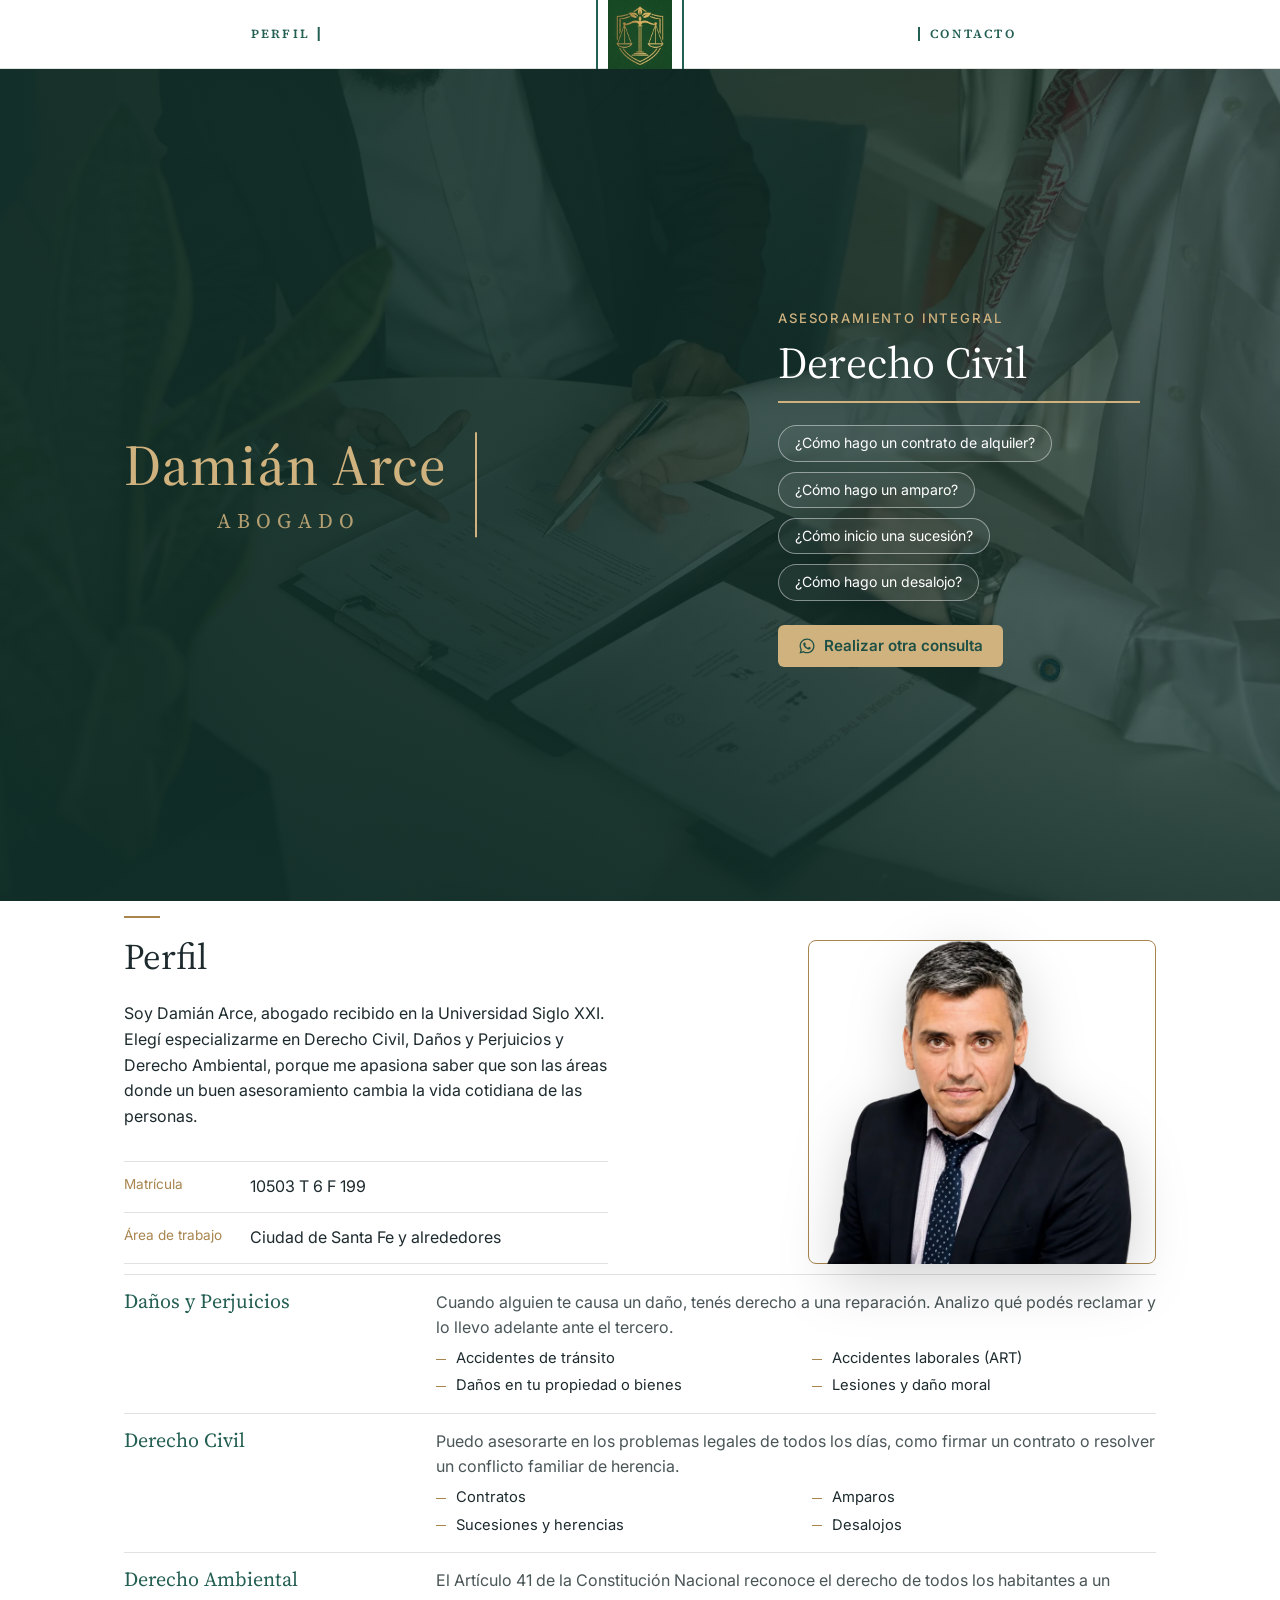
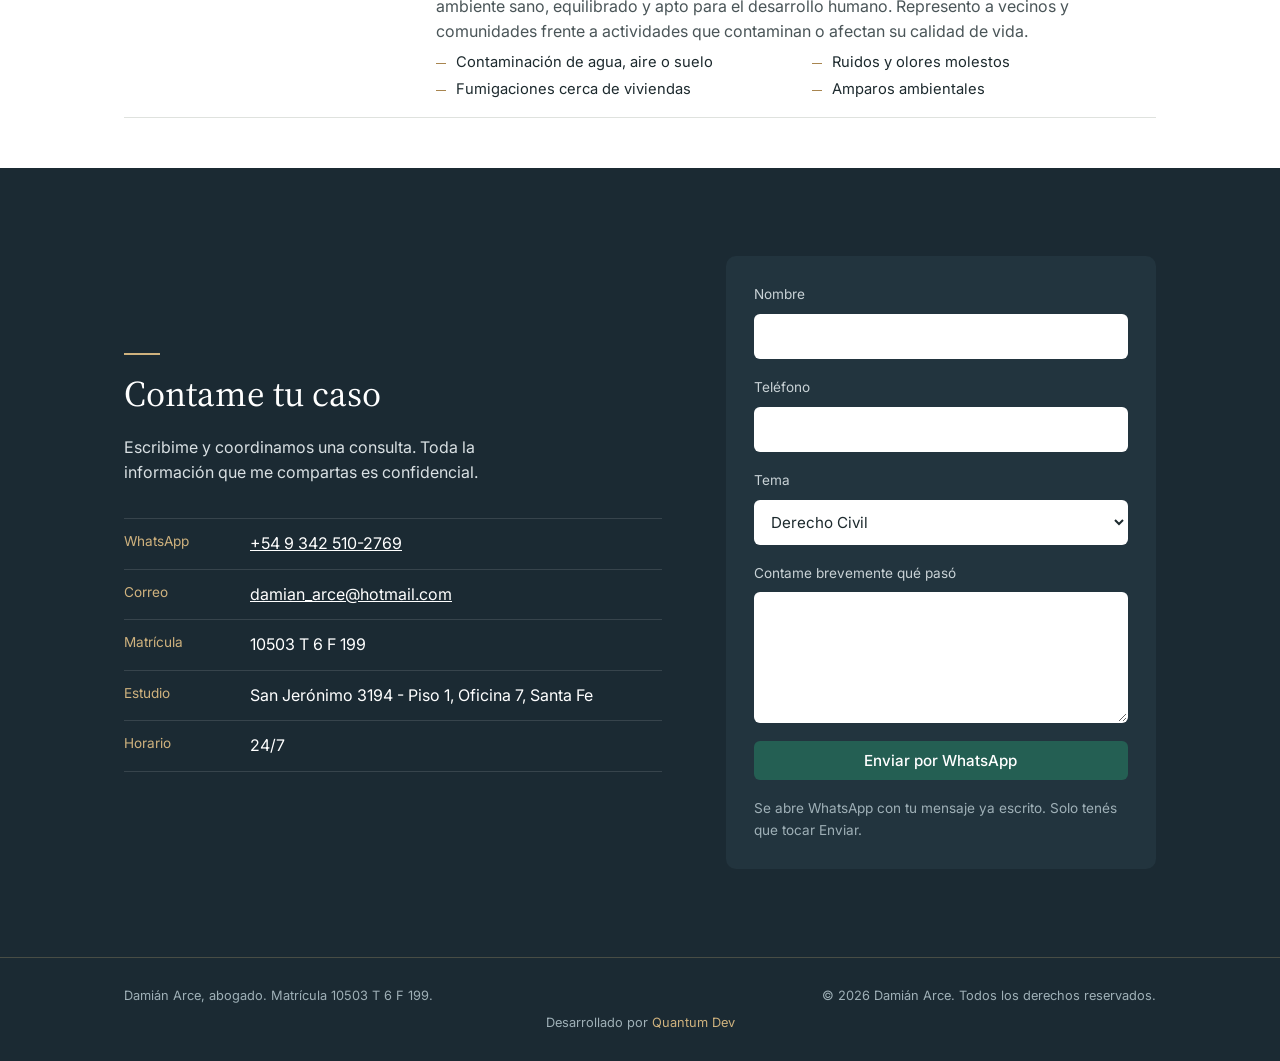
<file: index.html>
<!doctype html>
<html lang="es-AR">
<head>
  <meta charset="utf-8">
  <meta name="viewport" content="width=device-width, initial-scale=1">
  <title>Damián Arce | Abogado en Santa Fe</title>
  <meta name="description" content="Damián Arce, abogado en Santa Fe. Daños y Perjuicios, accidentes de tránsito, Derecho Civil y Derecho Ambiental. Consultas por WhatsApp.">
  <link rel="canonical" href="https://www.damianarceabogado.com.ar/">

  <!-- Vista previa al compartir el enlace (WhatsApp, Facebook, Instagram, etc.) -->
  <meta property="og:type" content="website">
  <meta property="og:locale" content="es_AR">
  <meta property="og:site_name" content="Damián Arce, Abogado">
  <meta property="og:title" content="Damián Arce | Abogado en Santa Fe">
  <meta property="og:description" content="Derecho Civil, Daños y Perjuicios y Derecho Ambiental. Consultas por WhatsApp.">
  <meta property="og:url" content="https://www.damianarceabogado.com.ar/">
  <meta property="og:image" content="https://www.damianarceabogado.com.ar/assets/img/logo-512.png">
  <meta property="og:image:width" content="512">
  <meta property="og:image:height" content="512">
  <meta property="og:image:alt" content="Logo de Damián Arce, abogado">
  <meta name="twitter:card" content="summary">

  <!-- Datos del estudio para Google (búsquedas locales) -->
  <script type="application/ld+json">
  {
    "@context": "https://schema.org",
    "@type": "Attorney",
    "name": "Damián Arce, Abogado",
    "url": "https://www.damianarceabogado.com.ar/",
    "image": "https://www.damianarceabogado.com.ar/assets/img/logo-512.png",
    "logo": "https://www.damianarceabogado.com.ar/assets/img/logo-512.png",
    "telephone": "+54 9 342 510-2769",
    "email": "damian_arce@hotmail.com",
    "address": {
      "@type": "PostalAddress",
      "streetAddress": "San Jerónimo 3194, Piso 1, Oficina 7",
      "addressLocality": "Santa Fe",
      "addressRegion": "Santa Fe",
      "addressCountry": "AR"
    },
    "areaServed": "Ciudad de Santa Fe y alrededores",
    "openingHours": "Mo-Su 00:00-23:59",
    "knowsAbout": ["Derecho Civil", "Daños y Perjuicios", "Derecho Ambiental"]
  }
  </script>
  <link rel="preconnect" href="https://fonts.googleapis.com">
  <link rel="preconnect" href="https://fonts.gstatic.com" crossorigin>
  <link href="https://fonts.googleapis.com/css2?family=Inter:wght@400;500;600&family=Source+Serif+4:opsz,wght@8..60,400;8..60,500;8..60,600&display=swap" rel="stylesheet">
  <link rel="icon" href="assets/img/favicon-64.png" type="image/png" sizes="64x64">
  <link rel="apple-touch-icon" href="assets/img/logo-180.png">
  <link rel="stylesheet" href="css/styles.css">
</head>
<body>

  <!-- ===== Encabezado ===== -->
  <header class="header">
    <div class="container header__inner">
      <nav class="nav">
        <a href="#perfil" class="nav__link nav__link--left">Perfil</a>
        <a href="#contacto" class="nav__link nav__link--right">Contacto</a>
      </nav>

      <a href="#inicio" class="brand" aria-label="Damián Arce, abogado — ir al inicio">
        <img src="assets/img/logo-franja.jpg" alt="Logo de Damián Arce" class="brand__logo" width="88" height="69">
      </a>
    </div>
  </header>

  <main>

    <!-- ===== Hero ===== -->
    <section class="hero" id="inicio">
      <!-- Carrusel de fondo: una imagen por práctica -->
      <div class="hero__slides" aria-hidden="true">
        <div class="hero__slide is-active" style="background-image: url('assets/img/hero-civil.webp')"></div>
        <div class="hero__slide" style="background-image: url('assets/img/hero-danos.webp')"></div>
        <div class="hero__slide" style="background-image: url('assets/img/hero-ambiental.webp')"></div>
      </div>

      <header class="container hero__title">
        <h1>Damián Arce</h1>
        <p>Abogado</p>
      </header>

      <div class="container hero__grid">
        <div class="topic-card">
          <p class="topic-card__title">Asesoramiento Integral</p>
          <!-- Práctica actual del carrusel: se muestra una sola y cambia junto con la imagen -->
          <div class="practice-label">
            <span class="practice-label__name">Derecho Civil</span>
            <span class="practice-label__name" hidden>Daños y Perjuicios</span>
            <span class="practice-label__name" hidden>Derecho Ambiental</span>
            <span class="practice-label__bar" aria-hidden="true"><span class="practice-label__fill"></span></span>
          </div>
          <!-- Un grupo de preguntas por práctica; cambia junto con la imagen de fondo (mismo orden).
               Cada pregunta abre WhatsApp con esa consulta ya escrita (main.js completa el mensaje;
               sin JavaScript igual abren el chat). -->
          <div class="chip-groups">
            <div class="chips" role="group" aria-label="Consultas de Derecho Civil" data-practice="Derecho Civil">
              <a class="chip" href="https://wa.me/5493425102769" target="_blank" rel="noopener">¿Cómo hago un contrato de alquiler?</a>
              <a class="chip" href="https://wa.me/5493425102769" target="_blank" rel="noopener">¿Cómo hago un amparo?</a>
              <a class="chip" href="https://wa.me/5493425102769" target="_blank" rel="noopener">¿Cómo inicio una sucesión?</a>
              <a class="chip" href="https://wa.me/5493425102769" target="_blank" rel="noopener">¿Cómo hago un desalojo?</a>
            </div>
            <div class="chips" role="group" aria-label="Consultas de Daños y Perjuicios" data-practice="Daños y Perjuicios" hidden>
              <a class="chip" href="https://wa.me/5493425102769" target="_blank" rel="noopener">¿Me chocaron, cómo puedo reclamar?</a>
              <a class="chip" href="https://wa.me/5493425102769" target="_blank" rel="noopener">¿El seguro no me paga, qué hago?</a>
              <a class="chip" href="https://wa.me/5493425102769" target="_blank" rel="noopener">¿Cómo reclamo un accidente laboral?</a>
              <a class="chip" href="https://wa.me/5493425102769" target="_blank" rel="noopener">¿Puedo reclamar por un daño moral?</a>
            </div>
            <div class="chips" role="group" aria-label="Consultas de Derecho Ambiental" data-practice="Derecho Ambiental" hidden>
              <a class="chip" href="https://wa.me/5493425102769" target="_blank" rel="noopener">¿Qué hago ante un caso de contaminación de agua?</a>
              <a class="chip" href="https://wa.me/5493425102769" target="_blank" rel="noopener">¿Qué hago con ruidos u olores molestos?</a>
              <a class="chip" href="https://wa.me/5493425102769" target="_blank" rel="noopener">¿Fumigan cerca de casa, qué puedo hacer?</a>
              <a class="chip" href="https://wa.me/5493425102769" target="_blank" rel="noopener">¿Qué es un amparo ambiental?</a>
            </div>
          </div>
          <div class="topic-card__actions">
            <a href="https://wa.me/5493425102769" target="_blank" rel="noopener" class="btn btn--gold" id="hero-wa">
              <svg class="icon" aria-hidden="true"><use href="#icon-wa"/></svg>
              Realizar otra consulta
            </a>
          </div>
        </div>
      </div>
    </section>

    <!-- ===== Perfil (incluye las áreas de práctica) ===== -->
    <section class="section section--white" id="perfil">
      <div class="container">
        <div class="about">
          <div class="about__text">
            <h2>Perfil</h2>
            <p>
              Soy Damián Arce, abogado recibido en la Universidad Siglo XXI. Elegí especializarme
              en Derecho Civil, Daños y Perjuicios y Derecho Ambiental, porque me apasiona saber que
              son las áreas donde un buen asesoramiento cambia la vida cotidiana de las personas.
            </p>

            <dl class="facts">
              <div><dt>Matrícula</dt><dd>10503 T 6 F 199</dd></div>
              <div><dt>Área de trabajo</dt><dd>Ciudad de Santa Fe y alrededores</dd></div>
            </dl>
          </div>

          <figure class="about__photo">
            <div class="about__photo-frame">
              <img src="assets/img/damian-retrato-recorte.webp" alt="Retrato de Damián Arce, abogado" width="760" height="760" loading="lazy">
            </div>
          </figure>
        </div>

        <div class="areas" id="practicas">
          <article class="area">
            <h3>Daños y Perjuicios</h3>
            <div>
              <p>
                Cuando alguien te causa un daño, tenés derecho a una reparación. Analizo qué
                podés reclamar y lo llevo adelante ante el tercero.
              </p>
              <ul class="dash-list">
                <li>Accidentes de tránsito</li>
                <li>Accidentes laborales (ART)</li>
                <li>Daños en tu propiedad o bienes</li>
                <li>Lesiones y daño moral</li>
              </ul>
            </div>
          </article>

          <article class="area">
            <h3>Derecho Civil</h3>
            <div>
              <p>
                Puedo asesorarte en los problemas legales de todos los días, como firmar un contrato
                o resolver un conflicto familiar de herencia.
              </p>
              <ul class="dash-list">
                <li>Contratos</li>
                <li>Amparos</li>
                <li>Sucesiones y herencias</li>
                <li>Desalojos</li>
              </ul>
            </div>
          </article>

          <article class="area">
            <h3>Derecho Ambiental</h3>
            <div>
              <p>
                El Artículo 41 de la Constitución Nacional reconoce el derecho de todos los habitantes
                a un ambiente sano, equilibrado y apto para el desarrollo humano. Represento a vecinos
                y comunidades frente a actividades que contaminan o afectan su calidad de vida.
              </p>
              <ul class="dash-list">
                <li>Contaminación de agua, aire o suelo</li>
                <li>Ruidos y olores molestos</li>
                <li>Fumigaciones cerca de viviendas</li>
                <li>Amparos ambientales</li>
              </ul>
            </div>
          </article>
        </div>
      </div>
    </section>

    <!-- ===== Contacto ===== -->
    <section class="section section--dark" id="contacto">
      <div class="container">
        <div class="contact">
          <div class="contact__info">
            <h2>Contame tu caso</h2>
            <p>
              Escribime y coordinamos una consulta. Toda la información que me compartas es confidencial.
            </p>
            <dl class="facts facts--dark">
              <div><dt>WhatsApp</dt><dd><a href="https://wa.me/5493425102769" target="_blank" rel="noopener">+54 9 342 510-2769</a></dd></div>
              <div><dt>Correo</dt><dd><a href="mailto:damian_arce@hotmail.com">damian_arce@hotmail.com</a></dd></div>
              <div><dt>Matrícula</dt><dd>10503 T 6 F 199</dd></div>
              <div><dt>Estudio</dt><dd>San Jerónimo 3194 - Piso 1, Oficina 7, Santa Fe</dd></div>
              <div><dt>Horario</dt><dd>24/7</dd></div>
            </dl>
          </div>

          <form class="contact__form" id="contact-form" novalidate>
            <label>
              Nombre
              <input type="text" name="nombre" autocomplete="name" required>
            </label>
            <label>
              Teléfono
              <input type="tel" name="telefono" autocomplete="tel">
            </label>
            <label>
              Tema
              <select name="tema">
                <option>Derecho Civil</option>
                <option>Daños y Perjuicios</option>
                <option>Derecho Ambiental</option>
              </select>
            </label>
            <label>
              Contame brevemente qué pasó
              <textarea name="mensaje" rows="5" required></textarea>
            </label>
            <p class="form-error" id="form-error" role="alert" hidden>Completá tu nombre y contame brevemente qué pasó.</p>
            <button type="submit" class="btn btn--primary btn--block">Enviar por WhatsApp</button>
            <p class="small form-note">Se abre WhatsApp con tu mensaje ya escrito. Solo tenés que tocar Enviar.</p>
          </form>
        </div>
      </div>
    </section>
  </main>

  <!-- ===== Pie ===== -->
  <footer class="footer">
    <div class="container footer__inner">
      <p>Damián Arce, abogado. Matrícula 10503 T 6 F 199.</p>
      <p>© <span id="year">2026</span> Damián Arce. Todos los derechos reservados.</p>
      <p class="footer__credit">Desarrollado por <a href="https://www.instagram.com/developerquantum/?__pwa=1" target="_blank" rel="noopener">Quantum Dev</a></p>
    </div>
  </footer>

  <!-- Íconos -->
  <svg width="0" height="0" style="position:absolute" aria-hidden="true">
    <symbol id="icon-wa" viewBox="0 0 24 24">
      <path fill="currentColor" d="M12.04 2C6.58 2 2.13 6.45 2.13 11.91c0 1.75.46 3.45 1.32 4.95L2.05 22l5.25-1.38a9.9 9.9 0 0 0 4.74 1.21h.01c5.46 0 9.91-4.45 9.91-9.91 0-2.65-1.03-5.14-2.9-7.01A9.82 9.82 0 0 0 12.04 2Zm0 18.15h-.01a8.23 8.23 0 0 1-4.19-1.15l-.3-.18-3.12.82.83-3.04-.2-.31a8.2 8.2 0 0 1-1.26-4.38c0-4.54 3.7-8.23 8.25-8.23 2.2 0 4.27.86 5.83 2.42a8.18 8.18 0 0 1 2.41 5.83c0 4.54-3.7 8.22-8.24 8.22Zm4.52-6.16c-.25-.12-1.47-.72-1.69-.81-.23-.08-.39-.12-.56.12-.16.25-.64.81-.78.97-.14.17-.29.19-.54.06-.25-.12-1.05-.39-1.99-1.23-.74-.66-1.23-1.47-1.38-1.72-.14-.25-.02-.38.11-.51.11-.11.25-.29.37-.43.13-.15.17-.25.25-.42.08-.16.04-.31-.02-.43-.06-.13-.56-1.35-.76-1.84-.2-.48-.41-.42-.56-.43h-.48c-.17 0-.43.06-.66.31-.22.25-.86.85-.86 2.07 0 1.22.89 2.4 1.01 2.56.12.17 1.75 2.67 4.23 3.74.59.26 1.05.41 1.41.52.59.19 1.13.16 1.56.1.48-.07 1.47-.6 1.67-1.18.21-.58.21-1.07.14-1.18-.06-.1-.22-.16-.47-.28Z"/>
    </symbol>
  </svg>

  <script src="js/main.js"></script>
</body>
</html>
</file>
<file: css/styles.css>
/* ==========================================================
   Damián Arce · Abogado en Santa Fe
   ========================================================== */

:root {
  --green-900: #1d4f45;
  --green-700: #245f53;
  --green-600: #2c6f61;
  --wa: #25d366;

  --gold: #a8854f;       /* sobre fondos claros */
  --gold-soft: #cfb27e;  /* sobre fondos oscuros */

  --ink: #1d2a2e;
  --ink-soft: #4a5558;
  --muted: #6b7477;
  --line: #dfe2de;

  --bg: #f3f4f1;
  --white: #ffffff;
  --dark: #1b2a33;
  --dark-2: #22343e;

  --serif: "Source Serif 4", Georgia, "Times New Roman", serif;
  --sans: "Inter", system-ui, -apple-system, "Segoe UI", Roboto, sans-serif;

  --radius: 10px;
  --container: 1080px;
  --header-h: 68px;
}

/* ---------- Base ---------- */
*, *::before, *::after { box-sizing: border-box; }

html { scroll-behavior: smooth; scroll-padding-top: var(--header-h); }

body {
  margin: 0;
  font-family: var(--sans);
  font-size: 16px;
  line-height: 1.6;
  color: var(--ink);
  background: var(--bg);
  -webkit-font-smoothing: antialiased;
}

img { display: block; max-width: 100%; height: auto; }
a { color: inherit; }

h1, h2, h3 {
  font-family: var(--serif);
  font-weight: 400;
  line-height: 1.15;
  margin: 0;
  color: var(--ink);
}
h2 { font-size: clamp(1.8rem, 3.2vw, 2.25rem); }
h3 { font-size: 1.25rem; }

p { margin: 0 0 1em; }

.container {
  width: 100%;
  max-width: var(--container);
  margin: 0 auto;
  padding: 0 24px;
}

.small { font-size: 0.85rem; }

.icon { width: 18px; height: 18px; flex-shrink: 0; }

/* ---------- Botones ---------- */
.btn {
  display: inline-flex;
  align-items: center;
  justify-content: center;
  gap: 8px;
  padding: 12px 20px;
  border: 0;
  border-radius: 6px;
  font: 500 0.95rem/1 var(--sans);
  text-decoration: none;
  cursor: pointer;
  transition: background-color .2s;
}
.btn--primary { background: var(--green-700); color: #fff; }
.btn--primary:hover { background: var(--green-900); }
.btn--block { width: 100%; }
.btn:focus-visible {
  outline: 2px solid var(--green-600);
  outline-offset: 2px;
}

/* ---------- Encabezado ---------- */
.header {
  position: sticky;
  top: 0;
  z-index: 50;
  background: rgba(255, 255, 255, 0.96);
  backdrop-filter: blur(6px);
  border-bottom: 1px solid var(--line);
}
/* Tres columnas: Perfil a la izquierda, logo en el centro, Contacto a la derecha */
.header__inner {
  display: grid;
  grid-template-columns: 1fr auto 1fr;
  align-items: center;
  gap: 24px;
  height: var(--header-h);
}
/* Franja verde del logo: ocupa todo el alto de la barra, tapando también su borde inferior */
.brand { grid-column: 2; grid-row: 1; position: relative; display: flex; align-self: stretch; margin-bottom: -1px; text-decoration: none; }
/* Líneas verdes verticales a 10px de cada lado del logo */
.brand::before,
.brand::after {
  content: "";
  position: absolute;
  top: 0;
  bottom: 0;
  width: 2px;
  background: var(--green-700);
}
.brand::before { left: -12px; }
.brand::after { right: -12px; }
/* Más angosto que la imagen: recorta el verde de los costados y deja el escudo con poco margen */
.brand__logo { width: 64px; height: 100%; object-fit: cover; }

/* Los enlaces se ubican directo en las columnas de la barra */
.nav { display: contents; }
.nav__link--left { grid-column: 1; grid-row: 1; justify-self: start; }
.nav__link--right { grid-column: 3; grid-row: 1; justify-self: end; }
/* Serif en mayúsculas, chicos y finos: tienen carácter pero el logo sigue mandando */
.nav a {
  display: inline-flex;
  align-items: center;
  gap: 10px;
  padding: 4px 0;
  font: 600 0.78rem/1 var(--serif);
  letter-spacing: .18em;
  text-transform: uppercase;
  text-decoration: none;
  color: var(--green-700);
  /* Subrayado dorado que crece desde el centro al pasar el mouse */
  background: linear-gradient(var(--gold), var(--gold)) center bottom / 0 1px no-repeat;
  transition: color .2s, background-size .3s ease;
}
.nav a:hover { color: var(--green-900); background-size: 100% 1px; }
.nav a:focus-visible { outline: 2px solid var(--gold); outline-offset: 4px; }
/* Línea verde vertical del lado que mira al logo: enmarca el centro de la barra */
.nav a::before {
  content: "";
  width: 2px;
  height: 1.1em;
  background: var(--green-700);
}
/* Descuenta el espaciado que queda después de la última letra, para que la distancia sea igual en los dos */
.nav__link--left::before { order: 1; margin-left: -.18em; }

/* ---------- Hero ---------- */
.hero {
  position: relative;
  isolation: isolate;
  overflow: hidden;
  /* Ocupa toda la pantalla debajo de la barra fija */
  min-height: calc(100vh - var(--header-h));
  min-height: calc(100svh - var(--header-h));
  display: flex;
  flex-direction: column;
  justify-content: space-between;
  padding: 48px 0 40px;
  background: var(--green-900);
  color: #dfe9e5;
}
.hero > .container { flex-shrink: 0; }

/* Nombre arriba del hero, alineado a la izquierda con la franja verde del logo
   (usa el ancho normal del sitio, igual que la barra) */
.hero > .hero__title {
  /* Fuera del flujo y centrado en la altura del hero, a la izquierda del contenido carrusel */
  position: absolute;
  top: 50%;
  transform: translateY(-50%);
  left: 0;
  right: 0;
  /* El bloque queda a la izquierda, con el ancho del nombre; "Abogado" se centra debajo */
  display: grid;
  justify-content: start;
  justify-items: center;
}
.hero__title h1 {
  font-size: clamp(2.4rem, 5vw, 3.6rem);
  font-weight: 500;
  letter-spacing: .02em;
  color: var(--gold-soft);
}
.hero__title p {
  margin: 6px 0 0;
  font-family: var(--serif);
  font-size: clamp(1.05rem, 1.8vw, 1.3rem);
  letter-spacing: .3em;
  /* Compensa el espaciado que queda después de la última letra, para que se vea centrado */
  padding-left: .3em;
  text-transform: uppercase;
  color: var(--gold-soft);
  opacity: .85;
}
.hero__title h1,
.hero__title p { grid-column: 1; }
/* Barra vertical a la derecha del nombre: ocupa el alto del nombre y "Abogado" juntos */
.hero__title::after {
  content: "";
  grid-column: 2;
  grid-row: 1 / 3;
  width: 2px;
  margin-left: 28px;
  background: var(--gold-soft);
}

/* Carrusel de fondo */
.hero__slides { position: absolute; inset: 0; z-index: -2; }
.hero__slide {
  position: absolute;
  inset: 0;
  background-size: cover;
  background-position: center;
  opacity: 0;
  transform: scale(1.08);
  transition: opacity 1.6s ease, transform 8s linear;
}
.hero__slide.is-active { opacity: 1; transform: scale(1); }

/* Velo verde para unificar las fotos con la paleta y dar contraste al texto */
.hero::before {
  content: "";
  position: absolute;
  inset: 0;
  z-index: -1;
  background:
    linear-gradient(90deg, rgba(17, 46, 40, .95) 0%, rgba(17, 46, 40, .86) 45%, rgba(17, 46, 40, .62) 100%),
    linear-gradient(0deg, rgba(17, 46, 40, .6) 0%, rgba(17, 46, 40, 0) 40%);
}

.hero__grid {
  flex: 1;
  display: grid;
  align-items: center;
  justify-items: end;
}

/* Práctica actual del carrusel: es el título principal del bloque */
.practice-label {
  display: inline-grid;
  margin-bottom: 22px;
}
.practice-label__name {
  grid-area: 1 / 1;
  font: 400 clamp(2rem, 3.6vw, 2.75rem)/1.1 var(--serif);
  color: #fff;
  transition: opacity .6s ease, transform .6s ease, visibility .6s;
}
.practice-label__name[hidden] { display: block; opacity: 0; visibility: hidden; transform: translateY(6px); }

/* Barrita dorada que se carga mientras dura cada imagen */
.practice-label__bar {
  grid-area: 2 / 1;
  position: relative;
  height: 2px;
  margin-top: 14px;
  background: rgba(255, 255, 255, .18);
  overflow: hidden;
}
/* El ancho de la parte dorada lo anima main.js */
.practice-label__fill {
  position: absolute;
  inset: 0 auto 0 0;
  width: 0;
  background: var(--gold-soft);
}

/* Consulta rápida: sin recuadro, directo sobre el fondo del carrusel */
.topic-card { max-width: 560px; color: #fff; }
/* "Asesoramiento Integral": etiqueta chica arriba del nombre de la práctica */
.topic-card__title {
  font: 500 0.82rem/1.2 var(--sans);
  letter-spacing: .14em;
  text-transform: uppercase;
  color: var(--gold-soft);
  margin-bottom: 12px;
}
/* Los tres grupos ocupan la misma celda: la altura no salta al cambiar de práctica */
.chip-groups { display: grid; margin-bottom: 24px; }
.chips {
  grid-area: 1 / 1;
  display: flex;
  flex-direction: column;
  align-items: flex-start;
  gap: 10px;
  transition: opacity .6s ease, visibility .6s;
}
.chips[hidden] { display: flex; opacity: 0; visibility: hidden; }
.chip {
  padding: 8px 16px;
  border: 1px solid rgba(255, 255, 255, .45);
  border-radius: 999px;
  background: rgba(255, 255, 255, .06);
  font: 400 0.88rem/1.3 var(--sans);
  color: #fff;
  text-decoration: none;
  backdrop-filter: blur(2px);
  transition: background-color .15s, color .15s, border-color .15s;
}
/* Cada pregunta es un enlace a WhatsApp: al pasar el mouse se rellena de blanco */
.chip:hover { background: #fff; border-color: #fff; color: var(--green-900); }
.chip:focus-visible { outline: 2px solid var(--gold-soft); outline-offset: 2px; }
.topic-card__actions { display: flex; align-items: center; gap: 16px; flex-wrap: wrap; }

/* Botón principal dorado para que resalte sobre el fondo verde */
.btn--gold { background: var(--gold-soft); color: var(--green-900); font-weight: 600; }
.btn--gold:hover { background: #dcc497; }

/* ---------- Secciones ---------- */
.section { padding: 88px 0; }
/* Perfil (incluye las áreas de práctica): 15px de aire con la barra fija y 50px al final */
#perfil {
  padding: 15px 0 50px;
  /* Ocupa al menos toda la pantalla debajo de la barra: al ir a Perfil no asoma Contacto */
  min-height: calc(100vh - var(--header-h));
  min-height: calc(100svh - var(--header-h));
}

.section--white { background: var(--white); }
.section--dark { background: var(--dark); color: #d9e0e3; }
.section--dark h2 { color: #fff; }

/* Línea dorada sobre los títulos de sección */
.section h2::before {
  content: "";
  display: block;
  width: 36px;
  height: 2px;
  margin-bottom: 18px;
  background: var(--gold);
}
.section--dark h2::before { background: var(--gold-soft); }

/* ---------- Áreas ---------- */
/* 10px entre la base del marco de la foto y la línea que abre la lista */
.areas { margin-top: 10px; border-top: 1px solid var(--line); }
.area {
  display: grid;
  grid-template-columns: 280px 1fr;
  gap: 32px;
  padding: 15px 0;
  border-bottom: 1px solid var(--line);
}
.area h3 { color: var(--green-700); }
.area p { color: var(--ink-soft); margin-bottom: 6px; }

.dash-list {
  list-style: none;
  padding: 0;
  margin: 0;
  display: grid;
  grid-template-columns: 1fr 1fr;
  gap: 4px 32px;
  font-size: 0.92rem;
}
.dash-list li { position: relative; padding-left: 20px; }
.dash-list li::before {
  content: "";
  position: absolute;
  left: 0;
  top: 0.8em;
  width: 10px;
  height: 1px;
  background: var(--gold);
}

/* ---------- Perfil ---------- */
.about {
  display: grid;
  grid-template-columns: 1fr 1fr;
  gap: 64px;
  align-items: center;
}
.about__text h2 { margin-bottom: 24px; }

.facts { margin: 32px 0 0; border-top: 1px solid rgba(255,255,255,.18); }
.facts > div {
  display: grid;
  grid-template-columns: 110px 1fr;
  gap: 16px;
  padding: 12px 0;
  border-bottom: 1px solid rgba(255,255,255,.12);
}
.facts dt { font-size: 0.85rem; color: var(--gold-soft); }
.facts dd { margin: 0; color: #fff; }
/* En Perfil el fondo es blanco: líneas grises y texto oscuro */
.about .facts { border-top-color: var(--line); }
.about .facts > div { border-bottom-color: var(--line); }
.about .facts dt { color: var(--gold); }
.about .facts dd { color: var(--ink); }

/* La foto no define la altura de la fila: se estira al alto del texto, desde la línea dorada
   de "Perfil" hasta la última línea de los datos, y el marco queda cuadrado dentro de ese alto */
.about__photo { position: relative; align-self: stretch; margin: 0; }
.about__photo-frame {
  position: absolute;
  top: 0;
  right: 24px;
  height: 100%;
  aspect-ratio: 1 / 1;
}
/* Marco dorado detrás de la silueta recortada: la base coincide con el corte de la foto */
.about__photo-frame::before {
  content: "";
  position: absolute;
  inset: 24px -24px 0 24px;
  border: 1px solid var(--gold);
  border-radius: 8px;
}
.about__photo-frame img {
  position: relative;
  width: 100%;
  height: 100%;
  aspect-ratio: 1 / 1;
  object-fit: contain;
  filter: drop-shadow(0 16px 28px rgba(0, 0, 0, .18));
}

/* ---------- Contacto ---------- */
.contact {
  display: grid;
  /* Columna de datos un poco más ancha: la dirección del estudio entra en una sola línea */
  grid-template-columns: 1.25fr 1fr;
  gap: 64px;
  /* El texto de la izquierda queda centrado en la altura del formulario */
  align-items: center;
}
.contact__info h2 { margin-bottom: 20px; }
.contact__info > p { max-width: 44ch; }
.facts--dark { border-top-color: rgba(255,255,255,.12); }
.facts--dark dd a { color: #fff; }

.contact__form {
  background: var(--dark-2);
  border-radius: var(--radius);
  padding: 28px;
  display: grid;
  gap: 18px;
}
.contact__form label { display: grid; gap: 8px; font-size: 0.85rem; color: #c9d2d6; }
.contact__form input,
.contact__form select,
.contact__form textarea {
  width: 100%;
  padding: 11px 12px;
  border: 1px solid transparent;
  border-radius: 6px;
  background: #fff;
  font: 400 0.95rem/1.4 var(--sans);
  color: var(--ink);
}
.contact__form textarea { resize: vertical; min-height: 120px; }
.contact__form input:focus,
.contact__form select:focus,
.contact__form textarea:focus {
  outline: none;
  border-color: var(--wa);
  box-shadow: 0 0 0 3px rgba(37, 211, 102, .25);
}
.form-note { color: #9fb0b7; margin: 0; }
.form-error { color: #ffb4a8; margin: 0; font-size: 0.85rem; }

/* ---------- Pie ---------- */
.footer {
  background: var(--dark);
  border-top: 1px solid rgba(207, 178, 126, .25);
  color: #9fb0b7;
  font-size: 0.8rem;
  padding: 28px 0;
}
/* Matrícula a la izquierda y copyright a la derecha; en pantallas angostas pasan a dos líneas */
.footer__inner {
  display: flex;
  justify-content: space-between;
  flex-wrap: wrap;
  gap: 6px 24px;
}
.footer p { margin: 0; }
/* Crédito en su propia línea, centrado debajo */
.footer__credit { flex-basis: 100%; margin-top: 6px; text-align: center; }
.footer__credit a { color: var(--gold-soft); text-decoration: none; }
.footer__credit a:hover { text-decoration: underline; }

/* ==========================================================
   Responsive
   ========================================================== */
@media (max-width: 900px) {
  .hero__grid,
  .about,
  .contact { grid-template-columns: 1fr; gap: 48px; }

  /* Apilado: el nombre y el contenido carrusel quedan juntos y centrados en la altura, sin huecos */
  .hero { padding: 36px 0 32px; justify-content: center; gap: 48px; }
  .hero > .hero__title { position: static; transform: none; }
  .hero::before { background: rgba(17, 46, 40, .88); }
  .hero__grid { flex: none; justify-items: start; }
  /* Apilado: la foto vuelve a tener su propio tamaño, centrada debajo del texto */
  .about__photo { justify-self: center; max-width: 320px; width: 100%; }
  .about__photo-frame { position: relative; right: auto; margin-right: 24px; }
  .about__photo-frame img { height: auto; }

  .area { grid-template-columns: 1fr; gap: 12px; }
}

@media (max-width: 760px) {
  .header__inner { gap: 12px; }

  .section { padding: 64px 0; }

  .dash-list { grid-template-columns: 1fr; }

  /* Pie: las tres líneas centradas, una debajo de la otra */
  .footer__inner { flex-direction: column; align-items: center; text-align: center; }
}

@media (max-width: 480px) {
  .container { padding: 0 16px; }
  .contact__form { padding: 20px; }

  /* Perfil compacto: al tocar "Perfil", desde la línea dorada hasta la base de la foto
     llena la pantalla de un iPhone SE (375×667) y el resto queda para cuando se baja */
  #perfil h2::before { margin-bottom: 14px; }
  .about { gap: 16px; }
  .about__text h2 { margin-bottom: 14px; font-size: 1.7rem; }
  .about__text p { font-size: .95rem; line-height: 1.55; margin-bottom: 0; }
  .about .facts { margin-top: 18px; }
  .about .facts > div { grid-template-columns: 100px 1fr; gap: 10px; padding: 8px 0; font-size: .9rem; }
  .about .facts dt { font-size: .8rem; }
  .about__photo { max-width: 282px; }

  /* Contacto: al tocar "Contacto", desde la línea dorada hasta la línea debajo de "24/7"
     entra en la pantalla de un iPhone SE (375×667) */
  #contacto { padding-top: 15px; }
  .facts--dark > div { padding: 10px 0; }

  .contact { gap: 28px; }
  .contact__form { padding: 16px; gap: 12px; }
  .contact__form label { gap: 5px; font-size: .8rem; }
  .contact__form input,
  .contact__form select,
  /* 16px justos: con menos, el iPhone hace zoom al tocar el campo */
  .contact__form textarea { padding: 7px 10px; font-size: 16px; }
  .contact__form textarea { min-height: 80px; height: 80px; }
  .contact__form .btn { padding: 11px 16px; }
  .form-note { font-size: .78rem; line-height: 1.45; }

  /* Áreas de práctica más compactas: menos aire entre líneas, párrafos y listas */
  .area { padding: 10px 0; gap: 4px; }
  .area p { line-height: 1.45; margin-bottom: 4px; }
  .dash-list { line-height: 1.45; gap: 2px; }
  .dash-list li::before { top: .72em; }

  /* Nombre centrado en la pantalla; la barra dorada pasa de vertical a horizontal,
     debajo de "Abogado" y con el mismo largo que la palabra */
  .hero > .hero__title { justify-content: center; }
  .hero__title::after { display: none; }
  .hero__title p {
    position: relative;
    padding-bottom: 12px;
    /* El tono suave va en el color y no en la opacidad, así la línea queda con el dorado pleno */
    opacity: 1;
    color: rgba(207, 178, 126, .85);
  }
  /* De la primera a la última letra: descuenta el espaciado de .3em de cada lado */
  .hero__title p::after {
    content: "";
    position: absolute;
    left: .3em;
    right: .3em;
    bottom: 0;
    height: 2px;
    background: var(--gold-soft);
  }
  .facts > div { grid-template-columns: 1fr; gap: 2px; }
}

@media (prefers-reduced-motion: reduce) {
  html { scroll-behavior: auto; }
  * { transition: none !important; animation: none !important; }
}
</file>
